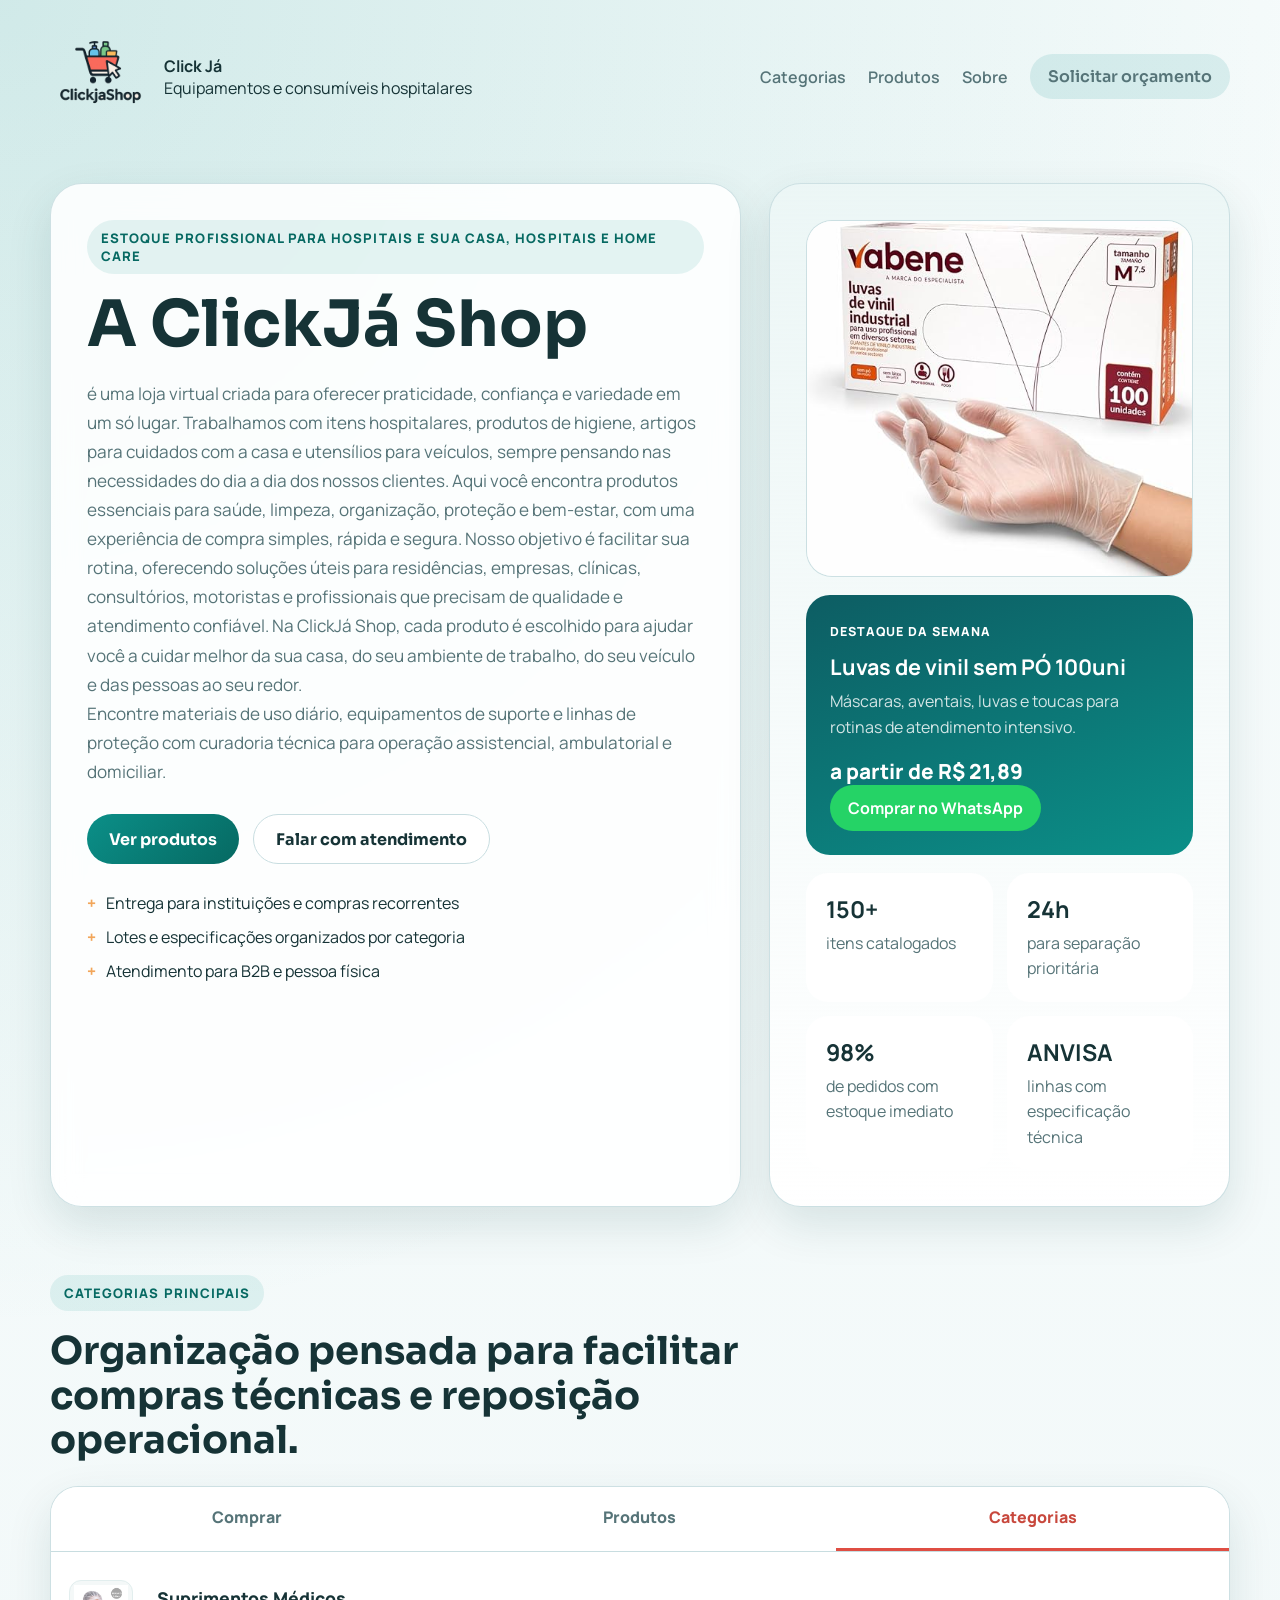
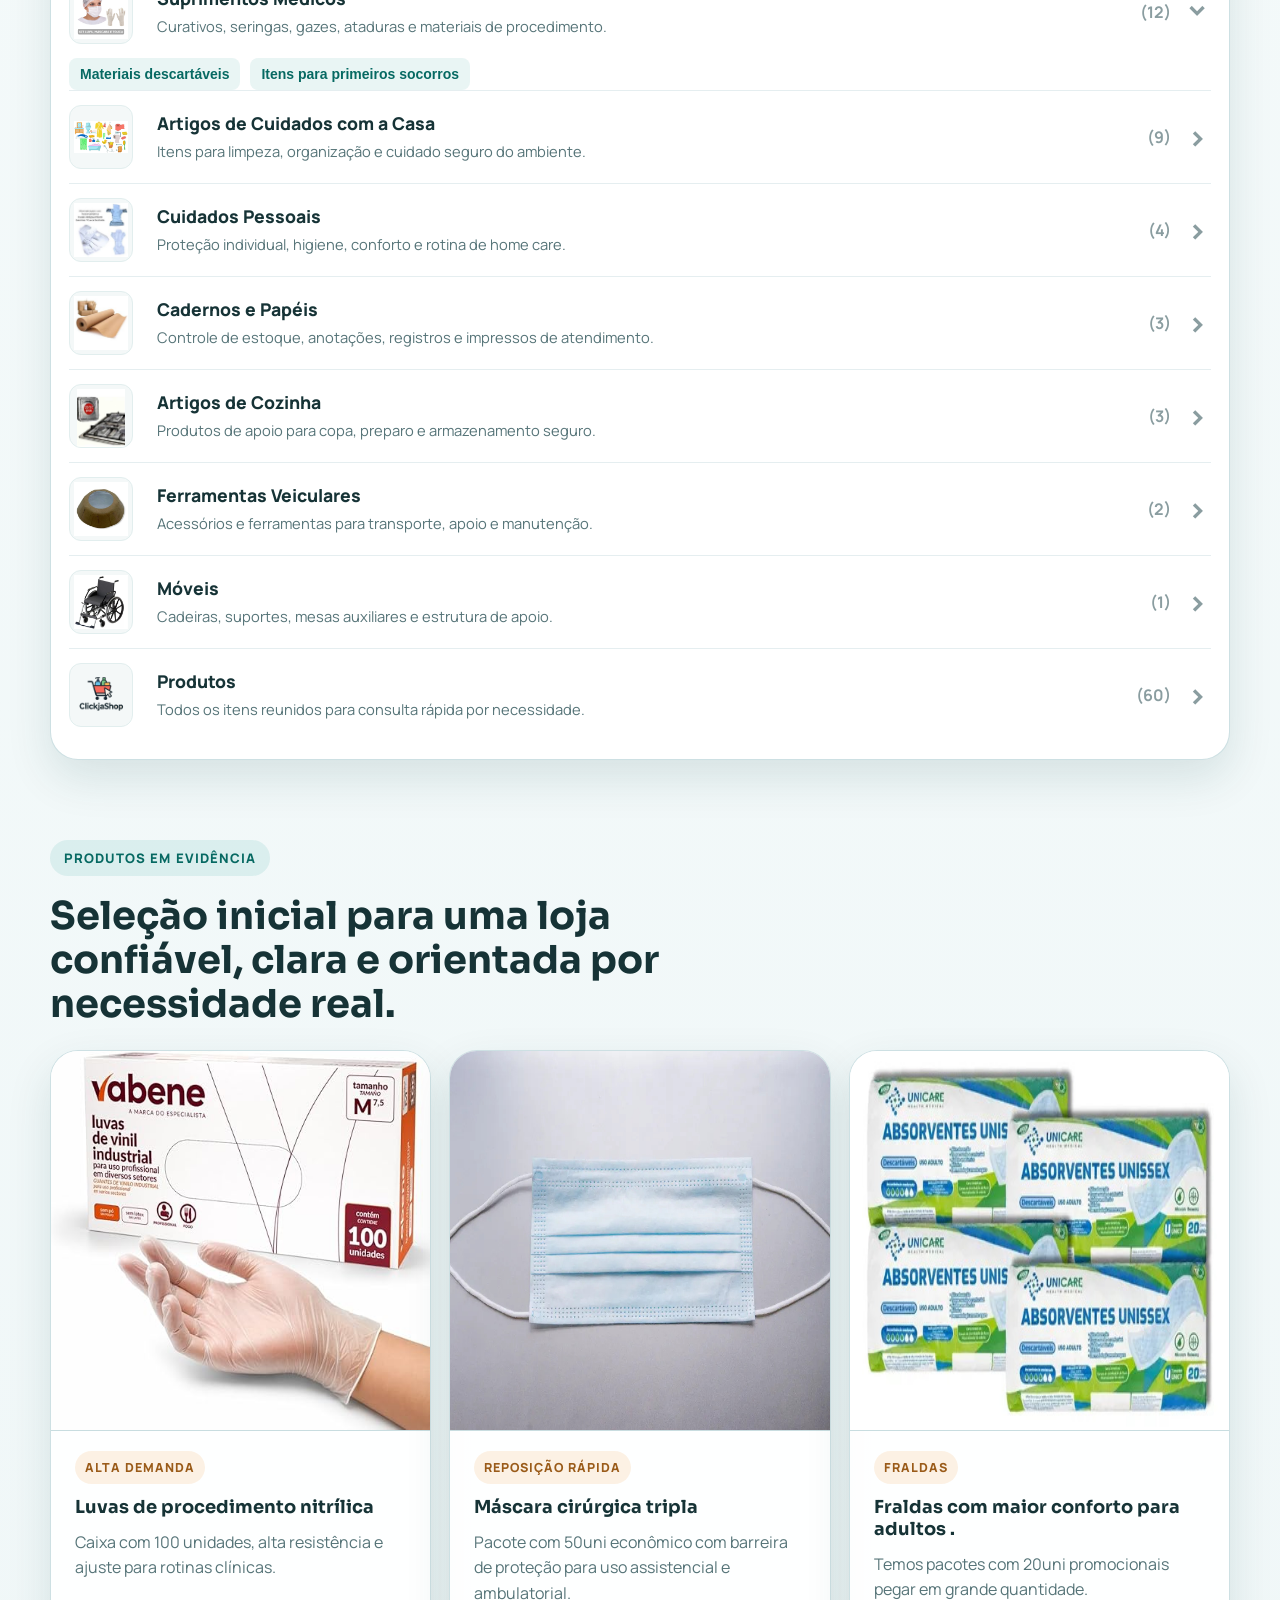
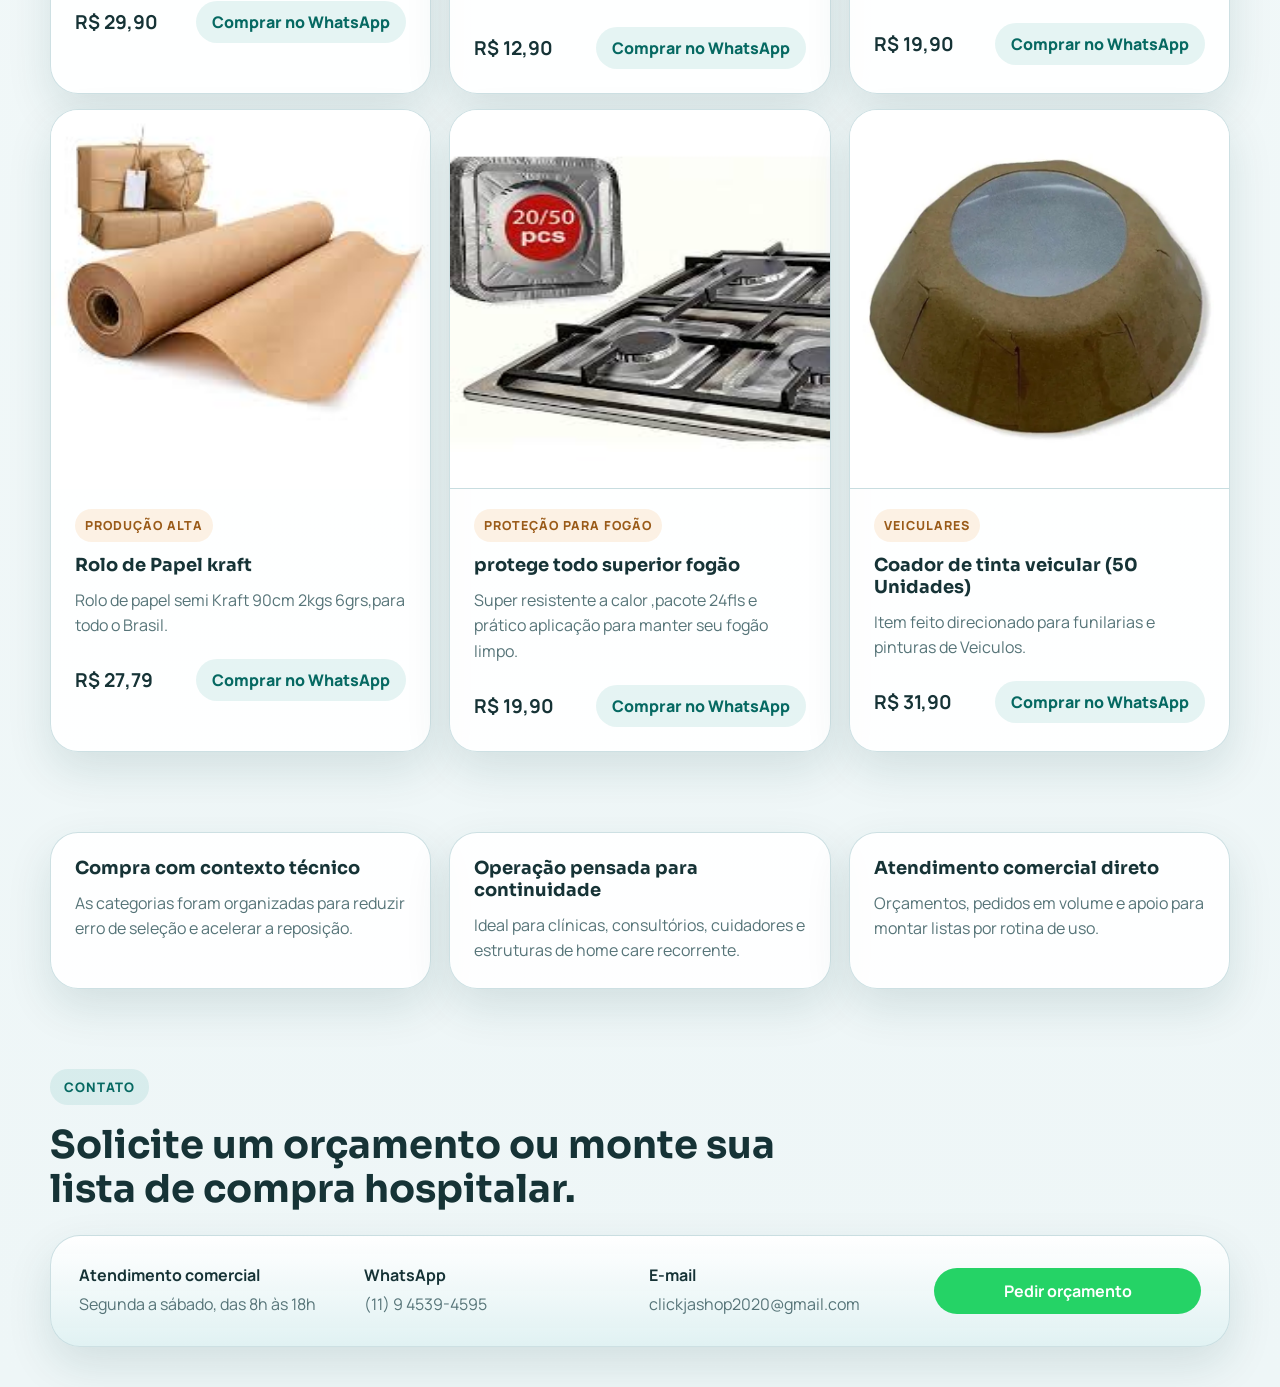
<file: index.html>
﻿<!DOCTYPE html>
<html lang="pt-BR">

<head>
    <meta charset="UTF-8">
    <meta name="viewport" content="width=device-width, initial-scale=1.0">
    <title>Click Já | Loja de Itens Hospitalares</title>
    <link rel="preconnect" href="https://fonts.googleapis.com">
    <link rel="preconnect" href="https://fonts.gstatic.com" crossorigin>
    <link href="https://fonts.googleapis.com/css2?family=Manrope:wght@400;500;700;800&family=Sora:wght@600;700;800&display=swap"
        rel="stylesheet">
    <link rel="stylesheet" href="style.css">
    <link rel="icon" href="./assets/favicon.png">
    <meta name="description" content="Loja online de itens hospitalares, higiene, cuidados pessoais e utilidades.">
    <script async src="https://www.googletagmanager.com/gtag/js?id=AW-18248241205"></script>
    <script>
        window.dataLayer = window.dataLayer || [];
        function gtag() { dataLayer.push(arguments); }
        gtag('js', new Date());

        gtag('config', 'AW-18248241205');
    </script>
</head>

<body>
    <header class="topbar">
        <div class="logo-clickja">
            <a href="#" class="logo">
                <img src="./assets/produtos/logo-clickja-sem-fundo.png" width="100px" alt="Logo">
            </a>

            <div>
                <strong>Click Já</strong>
                <p>Equipamentos e consumíveis hospitalares</p>
            </div>
        </div>
        <nav class="nav">
            <a href="#categorias">Categorias</a>
            <a href="#produtos">Produtos</a>
            <a href="#sobre">Sobre</a>
            <a href="#contato" class="nav-cta">Solicitar orçamento</a>
        </nav>
    </header>

    <main>
        <section class="hero" id="comprar">
            <div class="hero-copy">
                <span class="eyebrow">Estoque profissional para hospitais e sua casa, hospitais e home care</span>
                <h1>A ClickJá Shop</h1>
                <p>é uma loja virtual criada para oferecer praticidade, confiança e variedade em um só lugar.
                    Trabalhamos com itens hospitalares, produtos de higiene, artigos para cuidados com a casa e
                    utensílios para veículos, sempre pensando nas necessidades do dia a dia dos nossos clientes.

                    Aqui você encontra produtos essenciais para saúde, limpeza, organização, proteção e bem-estar, com
                    uma experiência de compra simples, rápida e segura. Nosso objetivo é facilitar sua rotina,
                    oferecendo soluções úteis para residências, empresas, clínicas, consultórios, motoristas e
                    profissionais que precisam de qualidade e atendimento confiável.
                    Na ClickJá Shop, cada produto é escolhido para ajudar você a cuidar melhor da sua casa, do seu
                    ambiente de trabalho, do seu veículo e das pessoas ao seu redor.
                </p>

                <p>
                    Encontre materiais de uso diário, equipamentos de suporte e linhas de proteção
                    com curadoria técnica para operação assistencial, ambulatorial e domiciliar.
                </p>
                <div class="hero-actions">
                    <a href="#produtos" class="button button-primary">Ver produtos</a>
                    <a href="#contato" class="button button-secondary">Falar com atendimento</a>
                </div>
                <ul class="hero-points">
                    <li>Entrega para instituições e compras recorrentes</li>
                    <li>Lotes e especificações organizados por categoria</li>
                    <li>Atendimento para B2B e pessoa física</li>
                </ul>
            </div>

            <div class="hero-panel">
                <figure class="hero-visual">
                    <img class="hero-image" src="./assets/produtos/luvas-nitrilicas-vebene.jpg"
                        alt="Foto de suprimentos hospitalares organizados sobre superfície azul" width="720"
                        height="520">
                </figure>

                <div class="status-card">

                    <span class="status-label">Destaque da semana</span>
                    <strong>Luvas de vinil sem PÓ 100uni</strong>
                    <p>Máscaras, aventais, luvas e toucas para rotinas de atendimento intensivo.</p>
                    <span class="status-price">a partir de R$ 21,89</span>
                    <a class="WhatsApp-button" href="https://wa.me/5511945394595?text=Olá! Tenho interesse no produto."
                        target="_blank"> Comprar no WhatsApp</a>
                </div>


                <div class="metric-grid">
                    <article>
                        <strong>150+</strong>
                        <span>itens catalogados</span>
                    </article>
                    <article>
                        <strong>24h</strong>
                        <span>para separação prioritária</span>
                    </article>
                    <article>
                        <strong>98%</strong>
                        <span>de pedidos com estoque imediato</span>
                    </article>
                    <article>
                        <strong>ANVISA</strong>
                        <span>linhas com especificação técnica</span>
                    </article>
                </div>
            </div>
        </section>

        <section class="section shop-categories" id="categorias">
            <div class="section-heading">
                <span class="eyebrow">Categorias principais</span>
                <h2>Organização pensada para facilitar compras técnicas e reposição operacional.</h2>
            </div>

            <div class="store-panel">
                <div class="store-tabs" aria-label="Navegação da loja">
                    <a href="#comprar">Comprar</a>
                    <a href="#produtos">Produtos</a>
                    <a href="#categorias" class="active">Categorias</a>
                </div>

                <div class="category-list" aria-label="Lista de categorias da loja">
                    <details class="category-row" open>
                        <summary>
                            <span class="category-thumb">
                                <img src="./assets/produtos/img-mascara-toca.jpg" alt="photo-image-luvas">
                            </span>
                            <span class="category-main">
                                <span class="category-title">Suprimentos Médicos</span>
                                <span class="category-spec">Curativos, seringas, gazes, ataduras e materiais de
                                    procedimento.</span>
                            </span>
                            <span class="category-count">(12)</span>
                            <span class="category-arrow" aria-hidden="true">›</span>

                        </summary>
                        <div class="category-details">
                            <button class="category-button">Materiais descartáveis</button>
                            <button class="category-button">Itens para primeiros socorros</button>
                        </div>
                    </details>

                    <details class="category-row">
                        <summary>
                            <span class="category-thumb">
                                <img src="./assets/produtos/img-cuidados-de-casa.jpg" alt="image-higienico-banheiro">
                            </span>
                            <span class="category-main">
                                <span class="category-title">Artigos de Cuidados com a Casa</span>
                                <span class="category-spec">Itens para limpeza, organização e cuidado seguro do
                                    ambiente.</span>
                            </span>
                            <span class="category-count">(9)</span>
                            <span class="category-arrow" aria-hidden="true">›</span>
                        </summary>
                        <div class="category-details">
                            <button class="category-button">Higienização</button>
                            <button class="category-button">Proteção de superfícies</button>
                            <button class="category-button">Organizadores de rotina</button>
                        </div>
                    </details>

                    <details class="category-row">
                        <summary>
                            <span class="category-thumb">
                                <img src="./assets/produtos/img-fraldas-absorventes.jpg" alt="higiene">
                            </span>
                            <span class="category-main">
                                <span class="category-title">Cuidados Pessoais</span>
                                <span class="category-spec">Proteção individual, higiene, conforto e rotina de home
                                    care.</span>
                            </span>
                            <span class="category-count">(4)</span>
                            <span class="category-arrow" aria-hidden="true">›</span>
                        </summary>
                        <div class="category-details">
                            <button>Higiene pessoal</button>
                            <button>Conforto do paciente</button>
                        </div>
                    </details>

                    <details class="category-row">
                        <summary>
                            <span class="category-thumb">
                                <img src="./assets/produtos/img-papelkraft.jpg" alt="papel-kraft">
                            </span>
                            <span class="category-main">
                                <span class="category-title">Cadernos e Papéis</span>
                                <span class="category-spec">Controle de estoque, anotações, registros e impressos de
                                    atendimento.</span>
                            </span>
                            <span class="category-count">(3)</span>
                            <span class="category-arrow" aria-hidden="true">›</span>
                        </summary>
                        <div class="category-details">
                            <button>Blocos de registro</button>
                            <button>Etiquetas</button>
                            <button>Formulários de controle</button>
                        </div>
                    </details>

                    <details class="category-row">
                        <summary>
                            <span class="category-thumb">
                                <img src="./assets/produtos/img-capa-de-fogao-aluminio.jpg" alt="capa-fogao">
                            </span>
                            <span class="category-main">
                                <span class="category-title">Artigos de Cozinha</span>
                                <span class="category-spec">Produtos de apoio para copa, preparo e armazenamento
                                    seguro.</span>
                            </span>
                            <span class="category-count">(3)</span>
                            <span class="category-arrow" aria-hidden="true">›</span>
                        </summary>
                        <div class="category-details">
                            <button>Utensílios de apoio</button>
                            <button>Armazenamento</button>
                            <button>Itens descartáveis</button>
                        </div>
                    </details>

                    <details class="category-row">
                        <summary>
                            <span class="category-thumb">
                                <img src="./assets/produtos/img-coador-tinta-veicular.jpg" alt="ferramentas-veiculares">
                            </span>
                            <span class="category-main">
                                <span class="category-title">Ferramentas Veiculares</span>
                                <span class="category-spec">Acessórios e ferramentas para transporte, apoio e
                                    manutenção.</span>
                            </span>
                            <span class="category-count">(2)</span>
                            <span class="category-arrow" aria-hidden="true">›</span>
                        </summary>
                        <div class="category-details">
                            <button>Apoio para veículos</button>
                            <button>Segurança no transporte</button>
                            <button>Manutenção básica</button>
                        </div>
                    </details>

                    <details class="category-row">
                        <summary>
                            <span class="category-thumb">
                                <img src="./assets/produtos/img-cadeiras-rodas.jpg" alt="cadeira-rodas">
                            </span>
                            <span class="category-main">
                                <span class="category-title">Móveis</span>
                                <span class="category-spec">Cadeiras, suportes, mesas auxiliares e estrutura de
                                    apoio.</span>
                            </span>
                            <span class="category-count">(1)</span>
                            <span class="category-arrow" aria-hidden="true">›</span>
                        </summary>
                        <div class="category-details">
                            <button>Mobilidade</button>
                            <button>Apoio hospitalar</button>
                            <button>Uso domiciliar</button>
                        </div>
                    </details>

                    <details class="category-row">
                        <summary>
                            <span class="category-thumb">
                                <img src="./assets/produtos/logo-clickja-sem-fundo.png" alt="foto-logo">
                            </span>

                            <span class="category-main">

                                <span class="category-title">Produtos</span>
                                <span class="category-spec">Todos os itens reunidos para consulta rápida por
                                    necessidade.</span>
                            </span>
                            <span class="category-count">(60)</span>
                            <span class="category-arrow" aria-hidden="true">›</span>
                        </summary>
                        <div class="category-details">
                            <button>Catálogo completo</button>
                            <button>Produtos em destaque</button>
                            <button>Itens por reposição</button>
                        </div>
                    </details>
                </div>
            </div>
        </section>

        <section class="section" id="produtos">
            <div class="section-heading">
                <span class="eyebrow">Produtos em evidência</span>
                <h2>Seleção inicial para uma loja confiável, clara e orientada por necessidade real.</h2>
            </div>

            <div class="product-grid">
                <article class="product-card">
                    <figure class="product-media">
                        <img class="product-image" src="./assets/produtos/luvas-nitrilicas-vebene.jpg"
                            alt="Foto de luvas médicas descartáveis azuis" width="640" height="480" loading="lazy"
                            decoding="async">
                    </figure>
                    <span class="product-tag">Alta demanda</span>
                    <h3>Luvas de procedimento nitrílica</h3>
                    <p>Caixa com 100 unidades, alta resistência e ajuste para rotinas clínicas.</p>
                    <div class="product-meta">
                        <strong>R$ 29,90</strong>
                        <a class="WhatsApp-button"
                            href="https://wa.me/5511945394595?text=Olá! Tenho interesse no produto." target="_blank"
                            rel="noopener"> Comprar no WhatsApp</a>
                    </div>
                </article>


                <article class="product-card">
                    <figure class="product-media">
                        <img class="product-image" src="./assets/produtos/img-mascara-descartável.jpg"
                            alt="Foto de máscara cirúrgica descartável" width="640" height="480" loading="lazy"
                            decoding="async">
                    </figure>
                    <span class="product-tag">Reposição rápida</span>
                    <h3>Máscara cirúrgica tripla</h3>
                    <p>Pacote com 50uni econômico com barreira de proteção para uso assistencial e ambulatorial.</p>
                    <div class="product-meta">
                        <strong>R$ 12,90</strong>
                        <a class="WhatsApp-button"
                            href="https://wa.me/5511945394595?text=Olá! Tenho interesse no produto." target="_blank"
                            rel="noopener"> Comprar no WhatsApp</a>
                    </div>
                </article>



                <article class="product-card">
                    <figure class="product-media">
                        <img class="product-image" src="./assets/produtos/img-absorventes-home-care.jpg"
                            alt="coador-funilaria-pintura" width="640" height="480" loading="lazy" decoding="async">
                    </figure>
                    <span class="product-tag">Fraldas</span>
                    <h3>Fraldas com maior conforto para adultos .</h3>
                    <p>Temos pacotes com 20uni promocionais pegar em grande quantidade. </p>
                    <div class="product-meta">
                        <strong>R$ 19,90</strong>
                        <a class="WhatsApp-button"
                            href="https://wa.me/5511945394595?text=Olá! Tenho interesse no produto." target="_blank"
                            rel="noopener"> Comprar no WhatsApp</a>
                    </div>
                </article>
            </div>

            <div class="product-grid">
                <article class="product-card">
                    <figure class="product-kraft">
                        <img class="product-image" src="./assets/produtos/img-papelkraft.jpg" alt="papel-kraft"
                            width="640" height="480" loading="lazy" decoding="async">
                    </figure>
                    <span class="product-tag">Produção alta</span>
                    <h3>Rolo de Papel kraft</h3>
                    <p>Rolo de papel semi Kraft 90cm 2kgs 6grs,para todo o Brasil.</p>
                    <div class="product-meta">
                        <strong>R$ 27,79</strong>
                        <a class="WhatsApp-button"
                            href="https://wa.me/5511945394595?text=Olá! Tenho interesse no produto." target="_blank"
                            rel="noopener"> Comprar no WhatsApp</a>
                    </div>
                </article>


                <article class="product-card">
                    <figure class="product-media">
                        <img class="product-image" src="./assets/produtos/img-capa-de-fogao-aluminio.jpg"
                            alt="proteção para fogão" width="640" height="480" loading="lazy" decoding="async">
                    </figure>
                    <span class="product-tag"> Proteção para fogão</span>
                    <h3>protege todo superior fogão</h3>
                    <p>Super resistente a calor ,pacote 24fls e prático aplicação para manter seu fogão limpo.</p>
                    <div class="product-meta">
                        <strong>R$ 19,90</strong>
                        <a class="WhatsApp-button"
                            href="https://wa.me/5511945394595?text=Olá! Tenho interesse no produto." target="_blank"
                            rel="noopener"> Comprar no WhatsApp</a>
                    </div>
                </article>



                <article class="product-card">
                    <figure class="product-media">
                        <img class="product-image" src="./assets/produtos/img-coador-tinta-veicular.jpg"
                            alt="foto do coador de pinturas veiculares" width="640" height="480" loading="lazy"
                            decoding="async">
                    </figure>
                    <span class="product-tag">Veiculares</span>
                    <h3>Coador de tinta veicular (50 Unidades)</h3>
                    <p>Item feito direcionado para funilarias e pinturas de Veiculos.</p>
                    <div class="product-meta">
                        <strong>R$ 31,90</strong>
                        <a class="WhatsApp-button"
                            href="https://wa.me/5511945394595?text=Olá! Tenho interesse no produto." target="_blank"
                            rel="noopener"> Comprar no WhatsApp</a>
                    </div>
                </article>
            </div>
        </section>

        <section class="section feature-strip" id="sobre">
            <article>
                <h3>Compra com contexto técnico</h3>
                <p>As categorias foram organizadas para reduzir erro de seleção e acelerar a reposição.</p>
            </article>
            <article>
                <h3>Operação pensada para continuidade</h3>
                <p>Ideal para clínicas, consultórios, cuidadores e estruturas de home care recorrente.</p>
            </article>
            <article>
                <h3>Atendimento comercial direto</h3>
                <p>Orçamentos, pedidos em volume e apoio para montar listas por rotina de uso.</p>
            </article>
        </section>

        <section class="section contact-section" id="contato">
            <div class="section-heading">
                <span class="eyebrow">Contato</span>
                <h2>Solicite um orçamento ou monte sua lista de compra hospitalar.</h2>
            </div>

            <div class="contact-card">
                <div>
                    <strong>Atendimento comercial</strong>
                    <p>Segunda a sábado, das 8h às 18h</p>
                </div>
                <div>
                    <strong>WhatsApp</strong>
                    <p>(11) 9 4539-4595</p>
                </div>
                <div>
                    <strong>E-mail</strong>
                    <p>clickjashop2020@gmail.com</p>
                </div>
                <a class="WhatsApp-button" href="https://wa.me/5511945394595?text=Olá! Tenho interesse no produto."
                    target="_blank" rel="noopener"> Pedir orçamento</a>

            </div>
        </section>
        <script src="script.js"></script>
    </main>


</body>

</html>
</file>
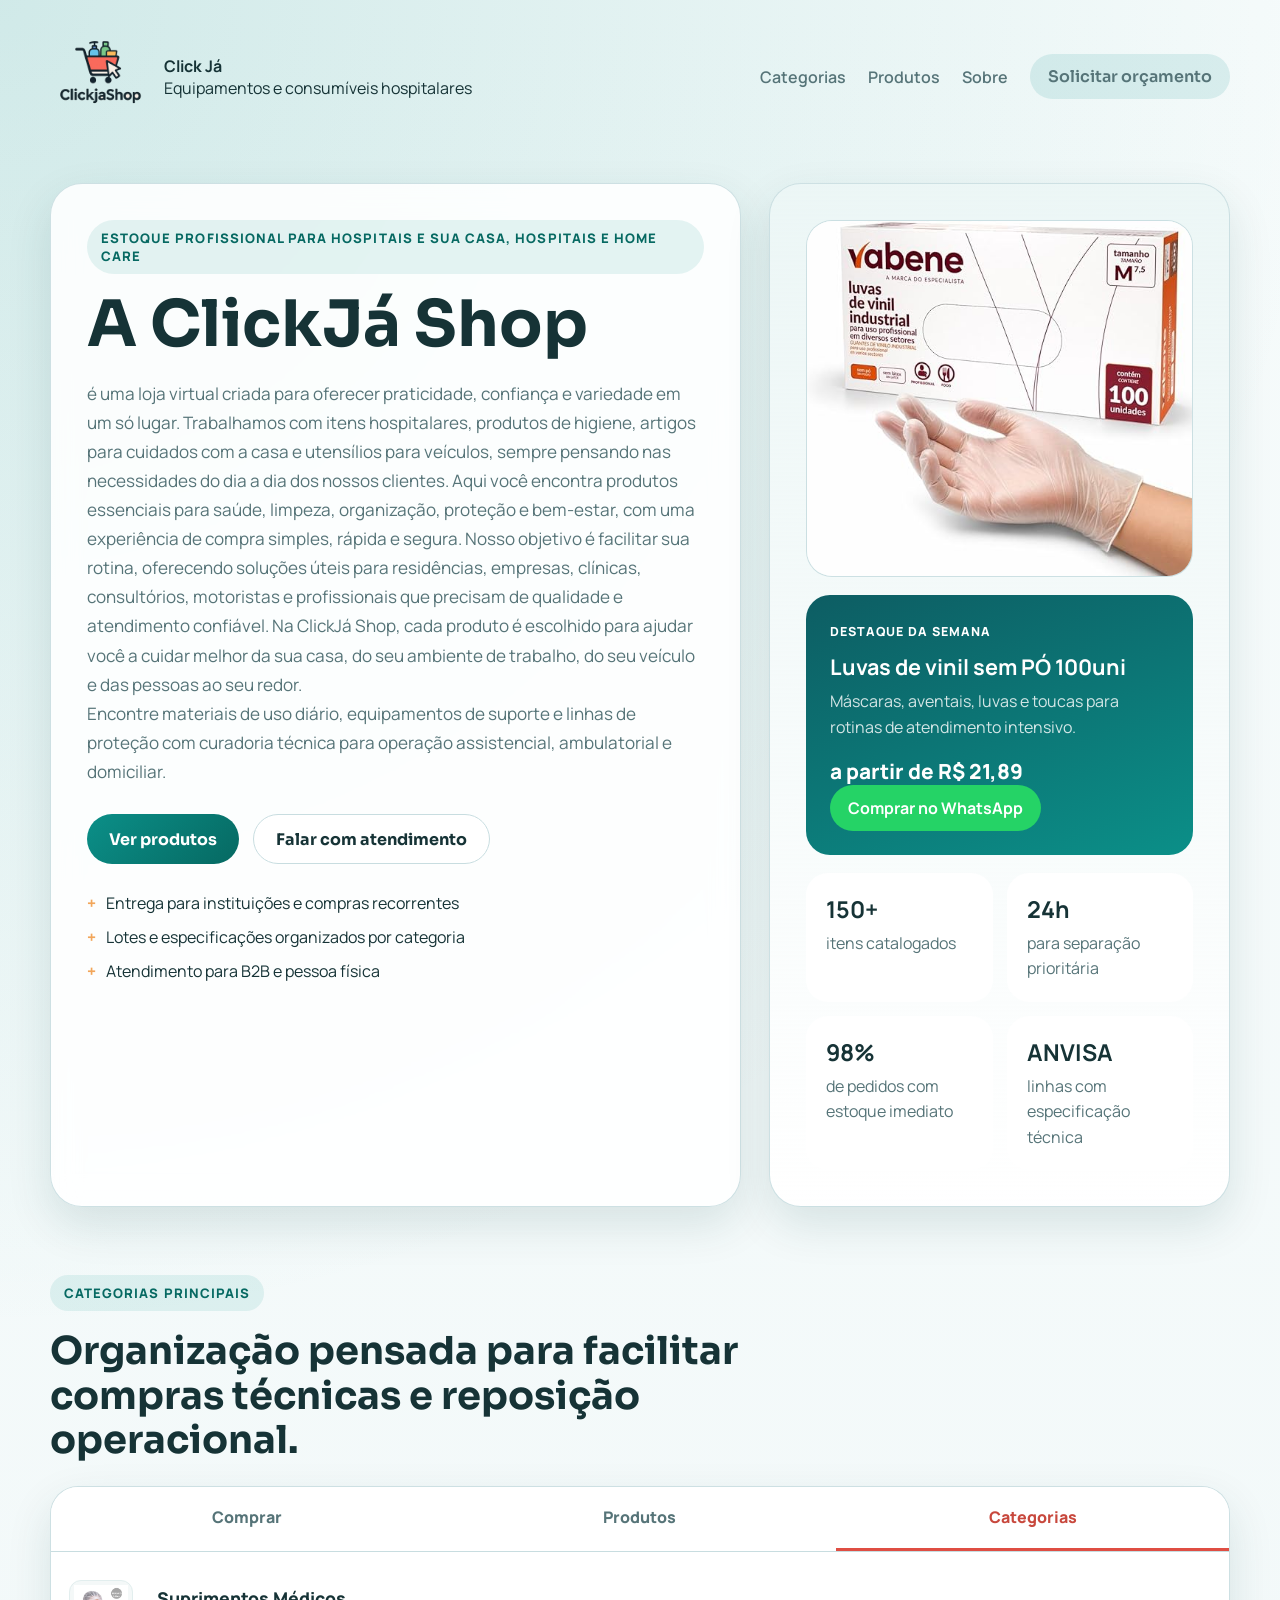
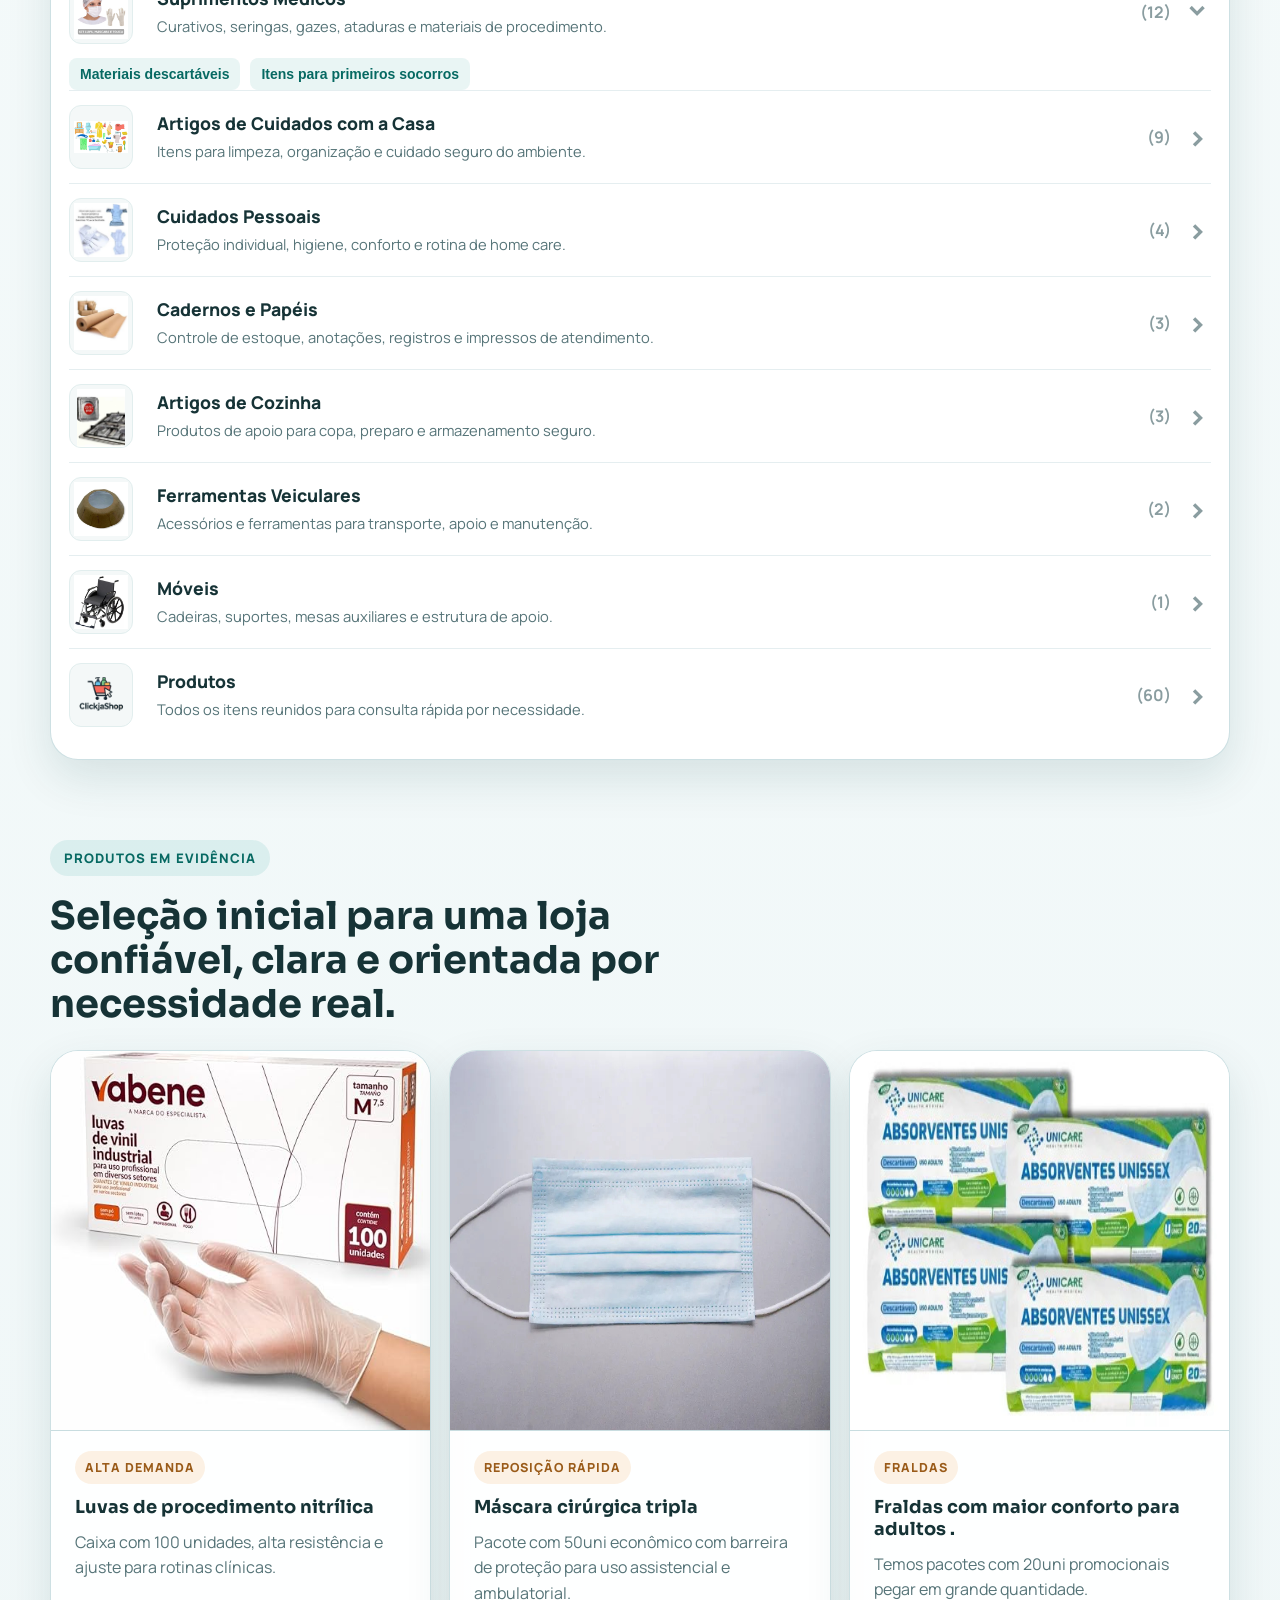
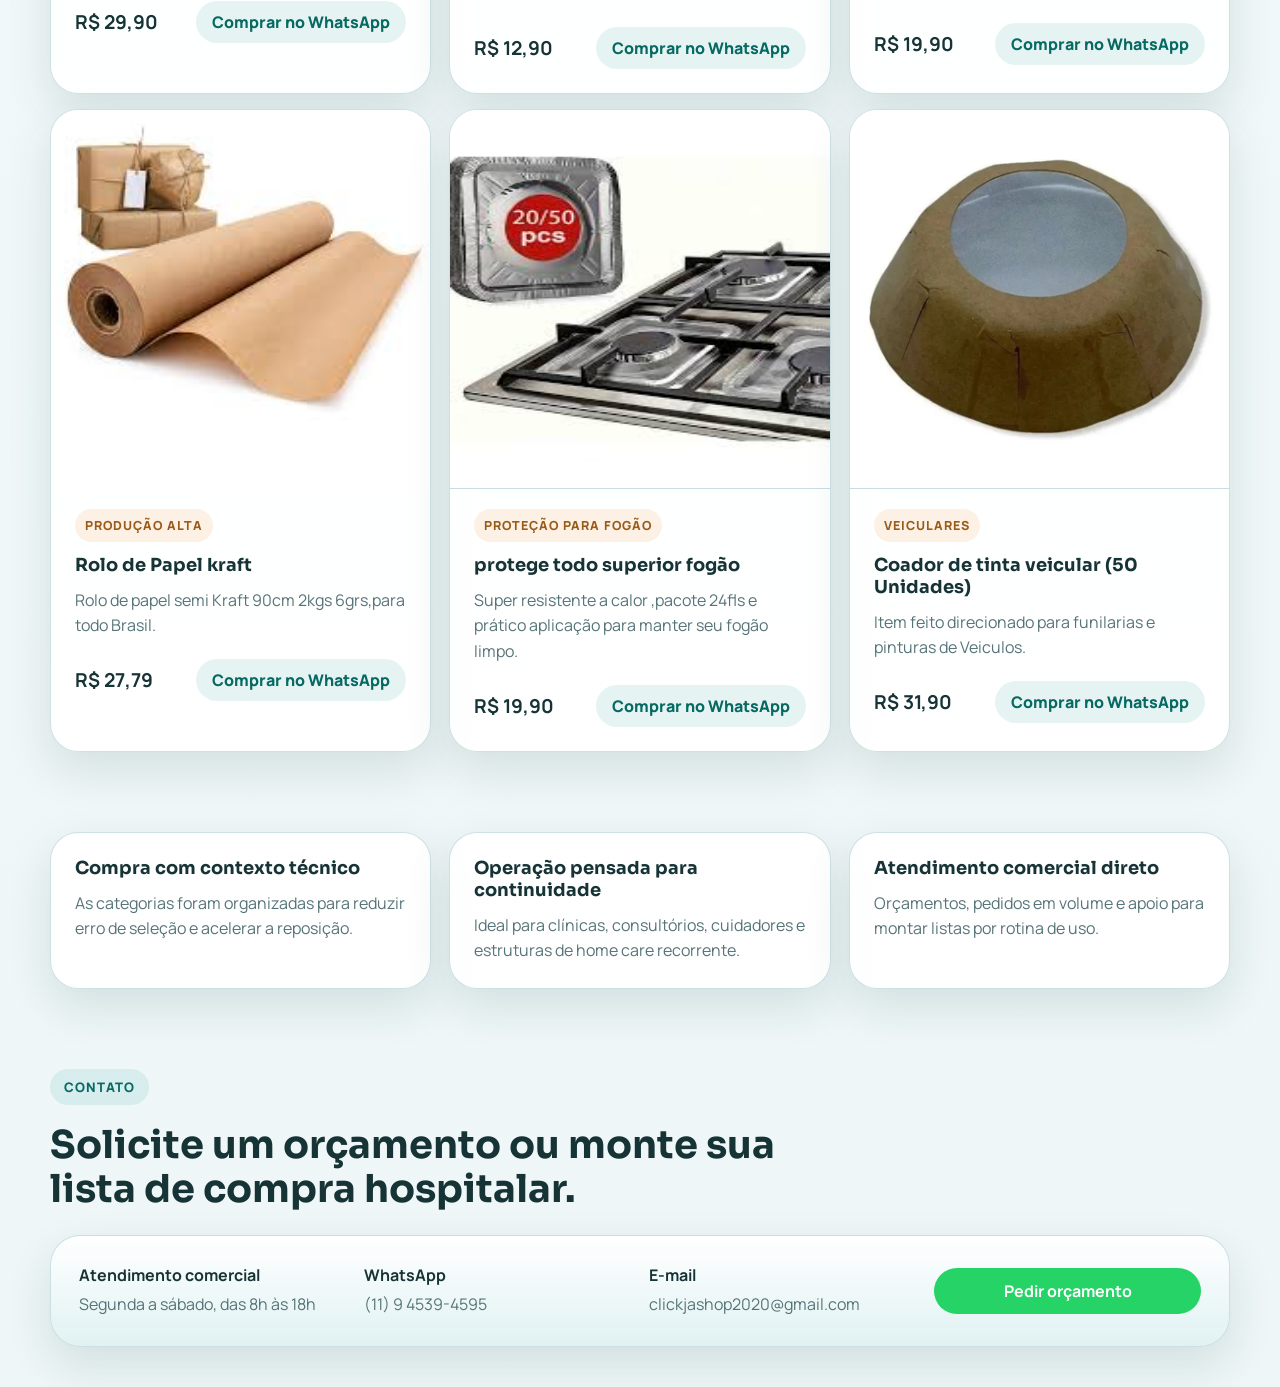
<file: clickja2.0/index.html>
﻿<!DOCTYPE html>
<html lang="pt-BR">

<head>
    <meta charset="UTF-8">
    <meta name="viewport" content="width=device-width, initial-scale=1.0">
    <title>Click Já | Loja de Itens Hospitalares</title>
    <link rel="preconnect" href="https://fonts.googleapis.com">
    <link rel="preconnect" href="https://fonts.gstatic.com" crossorigin>
    <link
        href="https://fonts.googleapis.com/css2?family=Manrope:wght@400;500;700;800&family=Sora:wght@600;700;800&display=swap"
        rel="stylesheet">
    <link rel="stylesheet" href="style.css">
    <link rel="icon" href="./assets/favicon.png">
    <meta name="description" content="Loja online de itens hospitalares, higiene, cuidados pessoais e utilidades.">
    <!-- Google tag removed from this copy to avoid duplication. Keep a single tag in the published root index.html -->
</head>

<body>
    <header class="topbar">
        <div class="logo-clickja">
            <a href="#" class="logo">
                <img src="./assets/produtos/logo-clickja-sem-fundo.png" width="100px" alt="Logo">
            </a>

            <div>
                <strong>Click Já</strong>
                <p>Equipamentos e consumíveis hospitalares</p>
            </div>
        </div>
        <nav class="nav">
            <a href="#categorias">Categorias</a>
            <a href="#produtos">Produtos</a>
            <a href="#sobre">Sobre</a>
            <a href="#contato" class="nav-cta">Solicitar orçamento</a>
        </nav>
    </header>

    <main>
        <section class="hero" id="comprar">
            <div class="hero-copy">
                <span class="eyebrow">Estoque profissional para hospitais e sua casa, hospitais e home care</span>
                <h1>A ClickJá Shop</h1>
                <p>é uma loja virtual criada para oferecer praticidade, confiança e variedade em um só lugar.
                    Trabalhamos com itens hospitalares, produtos de higiene, artigos para cuidados com a casa e
                    utensílios para veículos, sempre pensando nas necessidades do dia a dia dos nossos clientes.

                    Aqui você encontra produtos essenciais para saúde, limpeza, organização, proteção e bem-estar, com
                    uma experiência de compra simples, rápida e segura. Nosso objetivo é facilitar sua rotina,
                    oferecendo soluções úteis para residências, empresas, clínicas, consultórios, motoristas e
                    profissionais que precisam de qualidade e atendimento confiável.
                    Na ClickJá Shop, cada produto é escolhido para ajudar você a cuidar melhor da sua casa, do seu
                    ambiente de trabalho, do seu veículo e das pessoas ao seu redor.
                </p>

                <p>
                    Encontre materiais de uso diário, equipamentos de suporte e linhas de proteção
                    com curadoria técnica para operação assistencial, ambulatorial e domiciliar.
                </p>
                <div class="hero-actions">
                    <a href="#produtos" class="button button-primary">Ver produtos</a>
                    <a href="#contato" class="button button-secondary">Falar com atendimento</a>
                </div>
                <ul class="hero-points">
                    <li>Entrega para instituições e compras recorrentes</li>
                    <li>Lotes e especificações organizados por categoria</li>
                    <li>Atendimento para B2B e pessoa física</li>
                </ul>
            </div>

            <div class="hero-panel">
                <figure class="hero-visual">
                    <img class="hero-image" src="./assets/produtos/luvas-nitrilicas-vebene.jpg"
                        alt="Foto de suprimentos hospitalares organizados sobre superfície azul" width="720"
                        height="520">
                </figure>

                <div class="status-card">

                    <span class="status-label">Destaque da semana</span>
                    <strong>Luvas de vinil sem PÓ 100uni</strong>
                    <p>Máscaras, aventais, luvas e toucas para rotinas de atendimento intensivo.</p>
                    <span class="status-price">a partir de R$ 21,89</span>
                    <a class="WhatsApp-button" href="https://wa.me/5511945394595?text=Olá! Tenho interesse no produto."
                        target="_blank"> Comprar no WhatsApp</a>
                </div>


                <div class="metric-grid">
                    <article>
                        <strong>150+</strong>
                        <span>itens catalogados</span>
                    </article>
                    <article>
                        <strong>24h</strong>
                        <span>para separação prioritária</span>
                    </article>
                    <article>
                        <strong>98%</strong>
                        <span>de pedidos com estoque imediato</span>
                    </article>
                    <article>
                        <strong>ANVISA</strong>
                        <span>linhas com especificação técnica</span>
                    </article>
                </div>
            </div>
        </section>

        <section class="section shop-categories" id="categorias">
            <div class="section-heading">
                <span class="eyebrow">Categorias principais</span>
                <h2>Organização pensada para facilitar compras técnicas e reposição operacional.</h2>
            </div>

            <div class="store-panel">
                <div class="store-tabs" aria-label="Navegação da loja">
                    <a href="#comprar">Comprar</a>
                    <a href="#produtos">Produtos</a>
                    <a href="#categorias" class="active">Categorias</a>
                </div>

                <div class="category-list" aria-label="Lista de categorias da loja">
                    <details class="category-row" open>
                        <summary>
                            <span class="category-thumb">
                                <img src="./assets/produtos/img-mascara-toca.jpg" alt="photo-image-luvas">
                            </span>
                            <span class="category-main">
                                <span class="category-title">Suprimentos Médicos</span>
                                <span class="category-spec">Curativos, seringas, gazes, ataduras e materiais de
                                    procedimento.</span>
                            </span>
                            <span class="category-count">(12)</span>
                            <span class="category-arrow" aria-hidden="true">›</span>

                        </summary>
                        <div class="category-details">
                            <button class="category-button">Materiais descartáveis</button>
                            <button class="category-button">Itens para primeiros socorros</button>
                        </div>
                    </details>

                    <details class="category-row">
                        <summary>
                            <span class="category-thumb">
                                <img src="./assets/produtos/img-cuidados-de-casa.jpg" alt="image-higienico-banheiro">
                            </span>
                            <span class="category-main">
                                <span class="category-title">Artigos de Cuidados com a Casa</span>
                                <span class="category-spec">Itens para limpeza, organização e cuidado seguro do
                                    ambiente.</span>
                            </span>
                            <span class="category-count">(9)</span>
                            <span class="category-arrow" aria-hidden="true">›</span>
                        </summary>
                        <div class="category-details">
                            <button class="category-button">Higienização</button>
                            <button class="category-button">Proteção de superfícies</button>
                            <button class="category-button">Organizadores de rotina</button>
                        </div>
                    </details>

                    <details class="category-row">
                        <summary>
                            <span class="category-thumb">
                                <img src="./assets/produtos/img-fraldas-absorventes.jpg" alt="higiene">
                            </span>
                            <span class="category-main">
                                <span class="category-title">Cuidados Pessoais</span>
                                <span class="category-spec">Proteção individual, higiene, conforto e rotina de home
                                    care.</span>
                            </span>
                            <span class="category-count">(4)</span>
                            <span class="category-arrow" aria-hidden="true">›</span>
                        </summary>
                        <div class="category-details">
                            <button>Higiene pessoal</button>
                            <button>Conforto do paciente</button>
                        </div>
                    </details>

                    <details class="category-row">
                        <summary>
                            <span class="category-thumb">
                                <img src="./assets/produtos/img-papelkraft.jpg" alt="papel-kraft">
                            </span>
                            <span class="category-main">
                                <span class="category-title">Cadernos e Papéis</span>
                                <span class="category-spec">Controle de estoque, anotações, registros e impressos de
                                    atendimento.</span>
                            </span>
                            <span class="category-count">(3)</span>
                            <span class="category-arrow" aria-hidden="true">›</span>
                        </summary>
                        <div class="category-details">
                            <button>Blocos de registro</button>
                            <button>Etiquetas</button>
                            <button>Formulários de controle</button>
                        </div>
                    </details>

                    <details class="category-row">
                        <summary>
                            <span class="category-thumb">
                                <img src="./assets/produtos/img-capa-de-fogao-aluminio.jpg" alt="capa-fogao">
                            </span>
                            <span class="category-main">
                                <span class="category-title">Artigos de Cozinha</span>
                                <span class="category-spec">Produtos de apoio para copa, preparo e armazenamento
                                    seguro.</span>
                            </span>
                            <span class="category-count">(3)</span>
                            <span class="category-arrow" aria-hidden="true">›</span>
                        </summary>
                        <div class="category-details">
                            <button>Utensílios de apoio</button>
                            <button>Armazenamento</button>
                            <button>Itens descartáveis</button>
                        </div>
                    </details>

                    <details class="category-row">
                        <summary>
                            <span class="category-thumb">
                                <img src="./assets/produtos/img-coador-tinta-veicular.jpg" alt="ferramentas-veiculares">
                            </span>
                            <span class="category-main">
                                <span class="category-title">Ferramentas Veiculares</span>
                                <span class="category-spec">Acessórios e ferramentas para transporte, apoio e
                                    manutenção.</span>
                            </span>
                            <span class="category-count">(2)</span>
                            <span class="category-arrow" aria-hidden="true">›</span>
                        </summary>
                        <div class="category-details">
                            <button>Apoio para veículos</button>
                            <button>Segurança no transporte</button>
                            <button>Manutenção básica</button>
                        </div>
                    </details>

                    <details class="category-row">
                        <summary>
                            <span class="category-thumb">
                                <img src="./assets/produtos/img-cadeiras-rodas.jpg" alt="cadeira-rodas">
                            </span>
                            <span class="category-main">
                                <span class="category-title">Móveis</span>
                                <span class="category-spec">Cadeiras, suportes, mesas auxiliares e estrutura de
                                    apoio.</span>
                            </span>
                            <span class="category-count">(1)</span>
                            <span class="category-arrow" aria-hidden="true">›</span>
                        </summary>
                        <div class="category-details">
                            <button>Mobilidade</button>
                            <button>Apoio hospitalar</button>
                            <button>Uso domiciliar</button>
                        </div>
                    </details>

                    <details class="category-row">
                        <summary>
                            <span class="category-thumb">
                                <img src="./assets/produtos/logo-clickja-sem-fundo.png" alt="foto-logo">
                            </span>

                            <span class="category-main">

                                <span class="category-title">Produtos</span>
                                <span class="category-spec">Todos os itens reunidos para consulta rápida por
                                    necessidade.</span>
                            </span>
                            <span class="category-count">(60)</span>
                            <span class="category-arrow" aria-hidden="true">›</span>
                        </summary>
                        <div class="category-details">
                            <button>Catálogo completo</button>
                            <button>Produtos em destaque</button>
                            <button>Itens por reposição</button>
                        </div>
                    </details>
                </div>
            </div>
        </section>

        <section class="section" id="produtos">
            <div class="section-heading">
                <span class="eyebrow">Produtos em evidência</span>
                <h2>Seleção inicial para uma loja confiável, clara e orientada por necessidade real.</h2>
            </div>

            <div class="product-grid">
                <article class="product-card">
                    <figure class="product-media">
                        <img class="product-image" src="./assets/produtos/luvas-nitrilicas-vebene.jpg"
                            alt="Foto de luvas médicas descartáveis azuis" width="640" height="480" loading="lazy"
                            decoding="async">
                    </figure>
                    <span class="product-tag">Alta demanda</span>
                    <h3>Luvas de procedimento nitrílica</h3>
                    <p>Caixa com 100 unidades, alta resistência e ajuste para rotinas clínicas.</p>
                    <div class="product-meta">
                        <strong>R$ 29,90</strong>
                        <a class="WhatsApp-button"
                            href="https://wa.me/5511945394595?text=Olá! Tenho interesse no produto." target="_blank"
                            rel="noopener"> Comprar no WhatsApp</a>
                    </div>
                </article>


                <article class="product-card">
                    <figure class="product-media">
                        <img class="product-image" src="./assets/produtos/img-mascara-descartável.jpg"
                            alt="Foto de máscara cirúrgica descartável" width="640" height="480" loading="lazy"
                            decoding="async">
                    </figure>
                    <span class="product-tag">Reposição rápida</span>
                    <h3>Máscara cirúrgica tripla</h3>
                    <p>Pacote com 50uni econômico com barreira de proteção para uso assistencial e ambulatorial.</p>
                    <div class="product-meta">
                        <strong>R$ 12,90</strong>
                        <a class="WhatsApp-button"
                            href="https://wa.me/5511945394595?text=Olá! Tenho interesse no produto." target="_blank"
                            rel="noopener"> Comprar no WhatsApp</a>
                    </div>
                </article>



                <article class="product-card">
                    <figure class="product-media">
                        <img class="product-image" src="./assets/produtos/img-absorventes-home-care.jpg"
                            alt="coador-funilaria-pintura" width="640" height="480" loading="lazy" decoding="async">
                    </figure>
                    <span class="product-tag">Fraldas</span>
                    <h3>Fraldas com maior conforto para adultos .</h3>
                    <p>Temos pacotes com 20uni promocionais pegar em grande quantidade.</p>
                    <div class="product-meta">
                        <strong>R$ 19,90</strong>
                        <a class="WhatsApp-button"
                            href="https://wa.me/5511945394595?text=Olá! Tenho interesse no produto." target="_blank"
                            rel="noopener"> Comprar no WhatsApp</a>
                    </div>
                </article>
            </div>

            <div class="product-grid">
                <article class="product-card">
                    <figure class="product-kraft">
                        <img class="product-image" src="./assets/produtos/img-papelkraft.jpg" alt="papel-kraft"
                            width="640" height="480" loading="lazy" decoding="async">
                    </figure>
                    <span class="product-tag">Produção alta</span>
                    <h3>Rolo de Papel kraft</h3>
                    <p>Rolo de papel semi Kraft 90cm 2kgs 6grs,para todo Brasil.</p>
                    <div class="product-meta">
                        <strong>R$ 27,79</strong>
                        <a class="WhatsApp-button"
                            href="https://wa.me/5511945394595?text=Olá! Tenho interesse no produto." target="_blank"
                            rel="noopener"> Comprar no WhatsApp</a>
                    </div>
                </article>


                <article class="product-card">
                    <figure class="product-media">
                        <img class="product-image" src="./assets/produtos/img-capa-de-fogao-aluminio.jpg"
                            alt="proteção para fogão" width="640" height="480" loading="lazy" decoding="async">
                    </figure>
                    <span class="product-tag"> Proteção para fogão</span>
                    <h3>protege todo superior fogão</h3>
                    <p>Super resistente a calor ,pacote 24fls e prático aplicação para manter seu fogão limpo.</p>
                    <div class="product-meta">
                        <strong>R$ 19,90</strong>
                        <a class="WhatsApp-button"
                            href="https://wa.me/5511945394595?text=Olá! Tenho interesse no produto." target="_blank">
                            Comprar no WhatsApp</a>
                    </div>
                </article>



                <article class="product-card">
                    <figure class="product-media">
                        <img class="product-image" src="./assets/produtos/img-coador-tinta-veicular.jpg"
                            alt="foto do coador de pinturas veiculares" width="640" height="480" loading="lazy"
                            decoding="async">
                    </figure>
                    <span class="product-tag">Veiculares</span>
                    <h3>Coador de tinta veicular (50 Unidades)</h3>
                    <p>Item feito direcionado para funilarias e pinturas de Veiculos.</p>
                    <div class="product-meta">
                        <strong>R$ 31,90</strong>
                        <a class="WhatsApp-button"
                            href="https://wa.me/5511945394595?text=Olá! Tenho interesse no produto." target="_blank"
                            rel="noopener"> Comprar no WhatsApp</a>
                    </div>
                </article>
            </div>
        </section>

        <section class="section feature-strip" id="sobre">
            <article>
                <h3>Compra com contexto técnico</h3>
                <p>As categorias foram organizadas para reduzir erro de seleção e acelerar a reposição.</p>
            </article>
            <article>
                <h3>Operação pensada para continuidade</h3>
                <p>Ideal para clínicas, consultórios, cuidadores e estruturas de home care recorrente.</p>
            </article>
            <article>
                <h3>Atendimento comercial direto</h3>
                <p>Orçamentos, pedidos em volume e apoio para montar listas por rotina de uso.</p>
            </article>
        </section>

        <section class="section contact-section" id="contato">
            <div class="section-heading">
                <span class="eyebrow">Contato</span>
                <h2>Solicite um orçamento ou monte sua lista de compra hospitalar.</h2>
            </div>

            <div class="contact-card">
                <div>
                    <strong>Atendimento comercial</strong>
                    <p>Segunda a sábado, das 8h às 18h</p>
                </div>
                <div>
                    <strong>WhatsApp</strong>
                    <p>(11) 9 4539-4595</p>
                </div>
                <div>
                    <strong>E-mail</strong>
                    <p>clickjashop2020@gmail.com</p>
                </div>
                <a class="WhatsApp-button" href="https://wa.me/5511945394595?text=Olá! Tenho interesse no produto."
                    target="_blank" rel="noopener">Pedir orçamento</a>

            </div>
        </section>
        <script src="script.js"></script>
    </main>


</body>

</html>
</file>
<file: style.css>
* {
    box-sizing: border-box;
    margin: 0;
    padding: 0;
}

:root {
    --bg: #eef6f7;
    --surface: #ffffff;
    --surface-strong: #dff1f2;
    --line: #c8dde0;
    --text: #163336;
    --muted: #567478;
    --primary: #0b8f88;
    --primary-dark: #066962;
    --accent: #f2a65a;
    --shadow: 0 18px 45px rgba(12, 62, 66, 0.12);
}

html {
    scroll-behavior: smooth;
}

.logo-clickja {
    display: flex;
    align-items: center;
    gap: 14px;
}

body {
    min-height: 100vh;
    font-family: "Manrope", sans-serif;
    background:
        radial-gradient(circle at top left, rgba(11, 143, 136, 0.16), transparent 28%),
        linear-gradient(180deg, #f6fbfb 0%, var(--bg) 100%);
    color: var(--text);
}

a {
    color: inherit;
    text-decoration: none;
}

main,
.topbar {
    width: min(1180px, calc(100% - 32px));
    margin: 0 auto;
}

.topbar {
    display: flex;
    justify-content: space-between;
    align-items: center;
    padding: 24px 0 12px;
    gap: 24px;
}

.brand {
    display: flex;
    align-items: center;
    gap: 14px;
}

.brand-badge {
    width: 52px;
    height: 52px;
    display: grid;
    place-items: center;
    border-radius: 18px;
    background: linear-gradient(135deg, var(--primary) 0%, var(--primary-dark) 100%);
    color: #fff;
    font-family: "Sora", sans-serif;
    font-weight: 800;
    letter-spacing: 0.08em;
    box-shadow: var(--shadow);
}

.brand strong,
.nav-cta,
.button,
h1,
h2,
h3 {
    font-family: "Sora", sans-serif;
}



.brand p {
    color: var(--muted);
    font-size: 0.92rem;
}

.nav {
    display: flex;
    align-items: center;
    gap: 22px;
    flex-wrap: wrap;
}

.nav a {
    color: var(--muted);
    font-weight: 600;
}

.nav-cta {
    padding: 12px 18px;
    border-radius: 999px;
    background: rgba(11, 143, 136, 0.12);
    color: var(--primary);
}

.hero {
    display: grid;
    grid-template-columns: 1.2fr 0.8fr;
    gap: 28px;
    padding: 42px 0 28px;
    align-items: stretch;
}

.hero-copy,
.hero-panel,
.category-card,
.product-card,
.feature-strip article,
.contact-card {
    border: 1px solid rgba(200, 221, 224, 0.9);
    box-shadow: var(--shadow);
}

.hero-copy,
.hero-panel {
    border-radius: 32px;
    padding: 36px;
    background: rgba(255, 255, 255, 0.88);
    backdrop-filter: blur(14px);
}

.eyebrow {
    display: inline-block;
    margin-bottom: 18px;
    padding: 9px 14px;
    border-radius: 999px;
    background: rgba(11, 143, 136, 0.1);
    color: var(--primary-dark);
    font-size: 0.82rem;
    font-weight: 800;
    text-transform: uppercase;
    letter-spacing: 0.08em;
}

h1 {
    font-size: clamp(2.4rem, 5vw, 4.6rem);
    line-height: 1.04;
    margin-bottom: 20px;
}

.hero-copy p {
    max-width: 62ch;
    font-size: 1.07rem;
    line-height: 1.7;
    color: var(--muted);
}

.hero-actions {
    display: flex;
    gap: 14px;
    flex-wrap: wrap;
    margin: 28px 0;
}

.button {
    display: inline-flex;
    align-items: center;
    justify-content: center;
    min-height: 50px;
    padding: 0 22px;
    border-radius: 999px;
    font-weight: 700;
    transition: transform 0.2s ease, background-color 0.2s ease;
}

.button:hover,
.product-meta a:hover,
.nav a:hover {
    transform: translateY(-2px);
}

.button-primary {
    background: linear-gradient(135deg, var(--primary) 0%, var(--primary-dark) 100%);
    color: #fff;
}

.button-secondary {
    background: #fff;
    color: var(--text);
    border: 1px solid var(--line);
}

.hero-points {
    list-style: none;
    display: grid;
    gap: 12px;
    color: var(--text);
}

.hero-points li::before {
    content: "+";
    color: var(--accent);
    font-weight: 800;
    margin-right: 10px;
}

.hero-panel {
    display: grid;
    gap: 18px;
    background:
        linear-gradient(180deg, rgba(11, 143, 136, 0.08), rgba(255, 255, 255, 0.95)),
        #fff;
}

.hero-visual,
.product-media {
    overflow: hidden;
    background: linear-gradient(180deg, #f7fcfc, #e6f3f4);
}

.hero-visual {
    border-radius: 26px;
    min-height: 260px;
    border: 1px solid rgba(200, 221, 224, 0.9);
}

.hero-image,
.product-image {
    display: block;
    width: 100%;
    height: 100%;
    object-fit:fill;
}

.status-card {
    padding: 24px;
    border-radius: 24px;
    background: linear-gradient(160deg, #0d5d63 0%, #0b8f88 100%);
    color: #fff;
}

.status-label,
.product-tag {
    display: inline-block;
    margin-bottom: 12px;
    font-size: 0.78rem;
    font-weight: 800;
    text-transform: uppercase;
    letter-spacing: 0.08em;
}

.status-card strong,
.status-price {
    display: block;
}

.status-card strong {
    margin-bottom: 8px;
    font-size: 1.35rem;
}

.status-card p {
    line-height: 1.6;
    color: rgba(255, 255, 255, 0.82);
}

.status-price {
    margin-top: 16px;
    font-size: 1.3rem;
    font-weight: 800;
}

.metric-grid {
    display: grid;
    grid-template-columns: repeat(2, 1fr);
    gap: 14px;
}

.metric-grid article {
    padding: 20px;
    border-radius: 22px;
    background: var(--surface);
}

.metric-grid strong {
    display: block;
    margin-bottom: 6px;
    font-size: 1.45rem;
}

.metric-grid span,
.category-card p,
.product-card p,
.feature-strip p,
.contact-card p {
    color: var(--muted);
    line-height: 1.6;
}

.section {
    padding: 40px 0;
}

.section-heading {
    max-width: 760px;
    margin-bottom: 24px;
}

h2 {
    font-size: clamp(1.8rem, 3vw, 3rem);
    line-height: 1.15;
}

.category-grid,
.product-grid,
.feature-strip {
    display: grid;
    gap: 18px;
}

.category-grid {
    grid-template-columns: repeat(4, 1fr);
}

.shop-categories {
    scroll-margin-top: 18px;
}

.store-panel {
    overflow: hidden;
    border: 1px solid rgba(200, 221, 224, 0.9);
    border-radius: 28px;
    background: var(--surface);
    box-shadow: var(--shadow);
}

.store-tabs {
    display: grid;
    grid-template-columns: repeat(3, 1fr);
    border-bottom: 1px solid var(--line);
    background: rgba(255, 255, 255, 0.96);
}

.store-tabs a {
    display: flex;
    min-height: 64px;
    align-items: center;
    justify-content: center;
    border-bottom: 3px solid transparent;
    color: var(--muted);
    font-weight: 800;
}

.store-tabs a.active {
    border-color: #df4e43;
    color: #c8483d;
}

.category-list {
    padding: 14px 18px 18px;
}

.category-row {
    background: #fff;
}

.category-row + .category-row {
    border-top: 1px solid #e5eef0;
}

.category-row summary {
    display: grid;
    grid-template-columns: 72px minmax(0, 1fr) auto 24px;
    gap: 16px;
    align-items: center;
    min-height: 92px;
    padding: 12px 0;
    cursor: pointer;
    list-style: none;
}

.category-row summary::-webkit-details-marker {
    display: none;
}

.category-thumb {
    width: 64px;
    height: 64px;
    display: grid;
    place-items: center;
    overflow: hidden;
    border-radius: 12px;
    background: #f4f8f8;
    border: 1px solid #e2eeee;
}

.category-thumb img {
    width: 88%;
    height: 88%;
    object-fit: contain;
}

.category-cube::before {
    content: "";
    width: 34px;
    height: 34px;
    border-radius: 8px;
    background:
        linear-gradient(135deg, transparent 48%, rgba(255, 255, 255, 0.45) 50%),
        linear-gradient(135deg, #fb6a52, #e03d2e);
    box-shadow: inset -10px -10px 0 rgba(143, 32, 25, 0.16);
}

.category-main {
    display: grid;
    gap: 6px;
    min-width: 0;
}

.category-title {
    color: var(--text);
    font-size: 1.1rem;
    font-weight: 800;
}

.category-spec {
    color: var(--muted);
    font-size: 0.92rem;
    line-height: 1.45;
}

.category-count,
.category-arrow {
    color: #8a9da0;
    font-weight: 700;
}

.category-arrow {
    font-size: 2rem;
    line-height: 1;
    transition: transform 0.2s ease;
}

.category-row[open] .category-arrow {
    transform: rotate(90deg);
}

.category-details {
    display: flex;
    flex-wrap: wrap;
    gap: 10px;

    
}

.category-details button {
    padding: 8px 11px;
    border: none;
    border-radius: 8px;
    background-color: rgba(11, 143, 136, 0.09);
    color: var(--primary-dark);
    font-size: 14px;
    font-weight: 800;
    cursor: pointer;
}

.product-grid {
    display: grid;
    gap: 18px;
    margin-top: 15px;
    grid-template-columns: repeat(auto-fit, minmax(280px, 1fr));
}

.category-card,
.product-card,
.feature-strip article {
    border-radius: 28px;
    background: rgba(255, 255, 255, 0.9);
}

.category-card,
.feature-strip article {
    padding: 24px;
}

.product-card {
    padding: 0;
    overflow: hidden;
}

.product-media {
    aspect-ratio: 3 / 3;
    border-bottom: 1px solid var(--line);
}

 


.product-card .product-tag,
.product-card h3,
.product-card p,
.product-card .product-meta {
    margin-left: 24px;
    margin-right: 24px;
}

.product-card .product-tag {
    margin-top: 20px;
}

.product-card .product-meta {
    margin-bottom: 24px;
}

.category-card h3,
.product-card h3,
.feature-strip h3 {
    margin-bottom: 12px;
    font-size: 1.12rem;
}

.product-tag {
    padding: 8px 10px;
    border-radius: 999px;
    background: rgba(242, 166, 90, 0.16);
    color: #9a5b19;
}

.product-meta {
    display: flex;
    justify-content: space-between;
    align-items: center;
    gap: 12px;
    margin-top: 20px;
}

.product-meta strong {
    font-size: 1.2rem;
}

.product-meta a {
    padding: 10px 16px;
    border-radius: 999px;
    background: rgba(11, 143, 136, 0.1);
    color: var(--primary-dark);
    font-weight: 800;
    transition: transform 0.2s ease, background-color 0.2s ease;
}

.feature-strip {
    grid-template-columns: repeat(3, 1fr);
}

.contact-card {
    display: grid;
    grid-template-columns: repeat(4, 1fr);
    gap: 18px;
    align-items: center;
    padding: 28px;
    border-radius: 30px;
    background: linear-gradient(180deg, rgba(255, 255, 255, 0.96), rgba(223, 241, 242, 0.95));
}

.contact-card strong {
    display: block;
    margin-bottom: 6px;
    font-size: 1rem;
}

@media (max-width: 980px) {
    .hero,
    .category-grid,
    .product-grid,
    .feature-strip,
    .contact-card {
        grid-template-columns: 1fr;
    }

    .topbar {
        flex-direction: column;
        align-items: flex-start;
    }

    .hero-copy,
    .hero-panel {
        padding: 28px;
    }
}

@media (max-width: 640px) {
    main,
    .topbar {
        width: min(100% - 20px, 1180px);
    }

    h1 {
        font-size: 2.2rem;
    }

    .hero-actions,
    .nav {
        width: 100%;
    }

    .button,
    .nav-cta,
    .product-meta a {
        width: 100%;
    }

    .metric-grid {
        grid-template-columns: 1fr;
    }

    .store-tabs a {
        min-height: 56px;
        font-size: 0.95rem;
    }

    .category-list {
        padding: 8px 12px 14px;
    }

    .category-row summary {
        grid-template-columns: 58px minmax(0, 1fr) auto 18px;
        gap: 10px;
        min-height: 82px;
    }

    .category-thumb {
        width: 52px;
        height: 52px;
    }

    .category-title {
        font-size: 0.98rem;
    }

    .category-spec {
        font-size: 0.8rem;
    }

    .category-details {
        padding-left: 68px;
    }

    .product-meta {
        flex-direction: column;
        align-items: stretch;
    }
}

.WhatsApp-button {
    display: inline-flex;
    align-items: center;
    justify-content: center;
    padding: 12px 18px;
    border-radius: 999px;
    background: #25D366;
    color: white;
    font-weight: 700;
    transition: 0.3s;
}

.WhatsApp-button:hover {
    background: #1ea952;
    transform: translateY(-2px);
}
</file>
<file: clickja2.0/style.css>
* {
    box-sizing: border-box;
    margin: 0;
    padding: 0;
}

:root {
    --bg: #eef6f7;
    --surface: #ffffff;
    --surface-strong: #dff1f2;
    --line: #c8dde0;
    --text: #163336;
    --muted: #567478;
    --primary: #0b8f88;
    --primary-dark: #066962;
    --accent: #f2a65a;
    --shadow: 0 18px 45px rgba(12, 62, 66, 0.12);
}

html {
    scroll-behavior: smooth;
}

.logo-clickja {
    display: flex;
    align-items: center;
    gap: 14px;
}

body {
    min-height: 100vh;
    font-family: "Manrope", sans-serif;
    background:
        radial-gradient(circle at top left, rgba(11, 143, 136, 0.16), transparent 28%),
        linear-gradient(180deg, #f6fbfb 0%, var(--bg) 100%);
    color: var(--text);
}

a {
    color: inherit;
    text-decoration: none;
}

main,
.topbar {
    width: min(1180px, calc(100% - 32px));
    margin: 0 auto;
}

.topbar {
    display: flex;
    justify-content: space-between;
    align-items: center;
    padding: 24px 0 12px;
    gap: 24px;
}

.brand {
    display: flex;
    align-items: center;
    gap: 14px;
}

.brand-badge {
    width: 52px;
    height: 52px;
    display: grid;
    place-items: center;
    border-radius: 18px;
    background: linear-gradient(135deg, var(--primary) 0%, var(--primary-dark) 100%);
    color: #fff;
    font-family: "Sora", sans-serif;
    font-weight: 800;
    letter-spacing: 0.08em;
    box-shadow: var(--shadow);
}

.brand strong,
.nav-cta,
.button,
h1,
h2,
h3 {
    font-family: "Sora", sans-serif;
}



.brand p {
    color: var(--muted);
    font-size: 0.92rem;
}

.nav {
    display: flex;
    align-items: center;
    gap: 22px;
    flex-wrap: wrap;
}

.nav a {
    color: var(--muted);
    font-weight: 600;
}

.nav-cta {
    padding: 12px 18px;
    border-radius: 999px;
    background: rgba(11, 143, 136, 0.12);
    color: var(--primary);
}

.hero {
    display: grid;
    grid-template-columns: 1.2fr 0.8fr;
    gap: 28px;
    padding: 42px 0 28px;
    align-items: stretch;
}

.hero-copy,
.hero-panel,
.category-card,
.product-card,
.feature-strip article,
.contact-card {
    border: 1px solid rgba(200, 221, 224, 0.9);
    box-shadow: var(--shadow);
}

.hero-copy,
.hero-panel {
    border-radius: 32px;
    padding: 36px;
    background: rgba(255, 255, 255, 0.88);
    backdrop-filter: blur(14px);
}

.eyebrow {
    display: inline-block;
    margin-bottom: 18px;
    padding: 9px 14px;
    border-radius: 999px;
    background: rgba(11, 143, 136, 0.1);
    color: var(--primary-dark);
    font-size: 0.82rem;
    font-weight: 800;
    text-transform: uppercase;
    letter-spacing: 0.08em;
}

h1 {
    font-size: clamp(2.4rem, 5vw, 4.6rem);
    line-height: 1.04;
    margin-bottom: 20px;
}

.hero-copy p {
    max-width: 62ch;
    font-size: 1.07rem;
    line-height: 1.7;
    color: var(--muted);
}

.hero-actions {
    display: flex;
    gap: 14px;
    flex-wrap: wrap;
    margin: 28px 0;
}

.button {
    display: inline-flex;
    align-items: center;
    justify-content: center;
    min-height: 50px;
    padding: 0 22px;
    border-radius: 999px;
    font-weight: 700;
    transition: transform 0.2s ease, background-color 0.2s ease;
}

.button:hover,
.product-meta a:hover,
.nav a:hover {
    transform: translateY(-2px);
}

.button-primary {
    background: linear-gradient(135deg, var(--primary) 0%, var(--primary-dark) 100%);
    color: #fff;
}

.button-secondary {
    background: #fff;
    color: var(--text);
    border: 1px solid var(--line);
}

.hero-points {
    list-style: none;
    display: grid;
    gap: 12px;
    color: var(--text);
}

.hero-points li::before {
    content: "+";
    color: var(--accent);
    font-weight: 800;
    margin-right: 10px;
}

.hero-panel {
    display: grid;
    gap: 18px;
    background:
        linear-gradient(180deg, rgba(11, 143, 136, 0.08), rgba(255, 255, 255, 0.95)),
        #fff;
}

.hero-visual,
.product-media {
    overflow: hidden;
    background: linear-gradient(180deg, #f7fcfc, #e6f3f4);
}

.hero-visual {
    border-radius: 26px;
    min-height: 260px;
    border: 1px solid rgba(200, 221, 224, 0.9);
}

.hero-image,
.product-image {
    display: block;
    width: 100%;
    height: 100%;
    object-fit:fill;
}

.status-card {
    padding: 24px;
    border-radius: 24px;
    background: linear-gradient(160deg, #0d5d63 0%, #0b8f88 100%);
    color: #fff;
}

.status-label,
.product-tag {
    display: inline-block;
    margin-bottom: 12px;
    font-size: 0.78rem;
    font-weight: 800;
    text-transform: uppercase;
    letter-spacing: 0.08em;
}

.status-card strong,
.status-price {
    display: block;
}

.status-card strong {
    margin-bottom: 8px;
    font-size: 1.35rem;
}

.status-card p {
    line-height: 1.6;
    color: rgba(255, 255, 255, 0.82);
}

.status-price {
    margin-top: 16px;
    font-size: 1.3rem;
    font-weight: 800;
}

.metric-grid {
    display: grid;
    grid-template-columns: repeat(2, 1fr);
    gap: 14px;
}

.metric-grid article {
    padding: 20px;
    border-radius: 22px;
    background: var(--surface);
}

.metric-grid strong {
    display: block;
    margin-bottom: 6px;
    font-size: 1.45rem;
}

.metric-grid span,
.category-card p,
.product-card p,
.feature-strip p,
.contact-card p {
    color: var(--muted);
    line-height: 1.6;
}

.section {
    padding: 40px 0;
}

.section-heading {
    max-width: 760px;
    margin-bottom: 24px;
}

h2 {
    font-size: clamp(1.8rem, 3vw, 3rem);
    line-height: 1.15;
}

.category-grid,
.product-grid,
.feature-strip {
    display: grid;
    gap: 18px;
}

.category-grid {
    grid-template-columns: repeat(4, 1fr);
}

.shop-categories {
    scroll-margin-top: 18px;
}

.store-panel {
    overflow: hidden;
    border: 1px solid rgba(200, 221, 224, 0.9);
    border-radius: 28px;
    background: var(--surface);
    box-shadow: var(--shadow);
}

.store-tabs {
    display: grid;
    grid-template-columns: repeat(3, 1fr);
    border-bottom: 1px solid var(--line);
    background: rgba(255, 255, 255, 0.96);
}

.store-tabs a {
    display: flex;
    min-height: 64px;
    align-items: center;
    justify-content: center;
    border-bottom: 3px solid transparent;
    color: var(--muted);
    font-weight: 800;
}

.store-tabs a.active {
    border-color: #df4e43;
    color: #c8483d;
}

.category-list {
    padding: 14px 18px 18px;
}

.category-row {
    background: #fff;
}

.category-row + .category-row {
    border-top: 1px solid #e5eef0;
}

.category-row summary {
    display: grid;
    grid-template-columns: 72px minmax(0, 1fr) auto 24px;
    gap: 16px;
    align-items: center;
    min-height: 92px;
    padding: 12px 0;
    cursor: pointer;
    list-style: none;
}

.category-row summary::-webkit-details-marker {
    display: none;
}

.category-thumb {
    width: 64px;
    height: 64px;
    display: grid;
    place-items: center;
    overflow: hidden;
    border-radius: 12px;
    background: #f4f8f8;
    border: 1px solid #e2eeee;
}

.category-thumb img {
    width: 88%;
    height: 88%;
    object-fit: contain;
}

.category-cube::before {
    content: "";
    width: 34px;
    height: 34px;
    border-radius: 8px;
    background:
        linear-gradient(135deg, transparent 48%, rgba(255, 255, 255, 0.45) 50%),
        linear-gradient(135deg, #fb6a52, #e03d2e);
    box-shadow: inset -10px -10px 0 rgba(143, 32, 25, 0.16);
}

.category-main {
    display: grid;
    gap: 6px;
    min-width: 0;
}

.category-title {
    color: var(--text);
    font-size: 1.1rem;
    font-weight: 800;
}

.category-spec {
    color: var(--muted);
    font-size: 0.92rem;
    line-height: 1.45;
}

.category-count,
.category-arrow {
    color: #8a9da0;
    font-weight: 700;
}

.category-arrow {
    font-size: 2rem;
    line-height: 1;
    transition: transform 0.2s ease;
}

.category-row[open] .category-arrow {
    transform: rotate(90deg);
}

.category-details {
    display: flex;
    flex-wrap: wrap;
    gap: 10px;

    
}

.category-details button {
    padding: 8px 11px;
    border: none;
    border-radius: 8px;
    background-color: rgba(11, 143, 136, 0.09);
    color: var(--primary-dark);
    font-size: 14px;
    font-weight: 800;
    cursor: pointer;
}

.product-grid {
    display: grid;
    gap: 18px;
    margin-top: 15px;
    grid-template-columns: repeat(auto-fit, minmax(280px, 1fr));
}

.category-card,
.product-card,
.feature-strip article {
    border-radius: 28px;
    background: rgba(255, 255, 255, 0.9);
}

.category-card,
.feature-strip article {
    padding: 24px;
}

.product-card {
    padding: 0;
    overflow: hidden;
}

.product-media {
    aspect-ratio: 3 / 3;
    border-bottom: 1px solid var(--line);
}

 


.product-card .product-tag,
.product-card h3,
.product-card p,
.product-card .product-meta {
    margin-left: 24px;
    margin-right: 24px;
}

.product-card .product-tag {
    margin-top: 20px;
}

.product-card .product-meta {
    margin-bottom: 24px;
}

.category-card h3,
.product-card h3,
.feature-strip h3 {
    margin-bottom: 12px;
    font-size: 1.12rem;
}

.product-tag {
    padding: 8px 10px;
    border-radius: 999px;
    background: rgba(242, 166, 90, 0.16);
    color: #9a5b19;
}

.product-meta {
    display: flex;
    justify-content: space-between;
    align-items: center;
    gap: 12px;
    margin-top: 20px;
}

.product-meta strong {
    font-size: 1.2rem;
}

.product-meta a {
    padding: 10px 16px;
    border-radius: 999px;
    background: rgba(11, 143, 136, 0.1);
    color: var(--primary-dark);
    font-weight: 800;
    transition: transform 0.2s ease, background-color 0.2s ease;
}

.feature-strip {
    grid-template-columns: repeat(3, 1fr);
}

.contact-card {
    display: grid;
    grid-template-columns: repeat(4, 1fr);
    gap: 18px;
    align-items: center;
    padding: 28px;
    border-radius: 30px;
    background: linear-gradient(180deg, rgba(255, 255, 255, 0.96), rgba(223, 241, 242, 0.95));
}

.contact-card strong {
    display: block;
    margin-bottom: 6px;
    font-size: 1rem;
}

@media (max-width: 980px) {
    .hero,
    .category-grid,
    .product-grid,
    .feature-strip,
    .contact-card {
        grid-template-columns: 1fr;
    }

    .topbar {
        flex-direction: column;
        align-items: flex-start;
    }

    .hero-copy,
    .hero-panel {
        padding: 28px;
    }
}

@media (max-width: 640px) {
    main,
    .topbar {
        width: min(100% - 20px, 1180px);
    }

    h1 {
        font-size: 2.2rem;
    }

    .hero-actions,
    .nav {
        width: 100%;
    }

    .button,
    .nav-cta,
    .product-meta a {
        width: 100%;
    }

    .metric-grid {
        grid-template-columns: 1fr;
    }

    .store-tabs a {
        min-height: 56px;
        font-size: 0.95rem;
    }

    .category-list {
        padding: 8px 12px 14px;
    }

    .category-row summary {
        grid-template-columns: 58px minmax(0, 1fr) auto 18px;
        gap: 10px;
        min-height: 82px;
    }

    .category-thumb {
        width: 52px;
        height: 52px;
    }

    .category-title {
        font-size: 0.98rem;
    }

    .category-spec {
        font-size: 0.8rem;
    }

    .category-details {
        padding-left: 68px;
    }

    .product-meta {
        flex-direction: column;
        align-items: stretch;
    }
}

.WhatsApp-button {
    display: inline-flex;
    align-items: center;
    justify-content: center;
    padding: 12px 18px;
    border-radius: 999px;
    background: #25D366;
    color: white;
    font-weight: 700;
    transition: 0.3s;
}

.WhatsApp-button:hover {
    background: #1ea952;
    transform: translateY(-2px);
}
</file>
